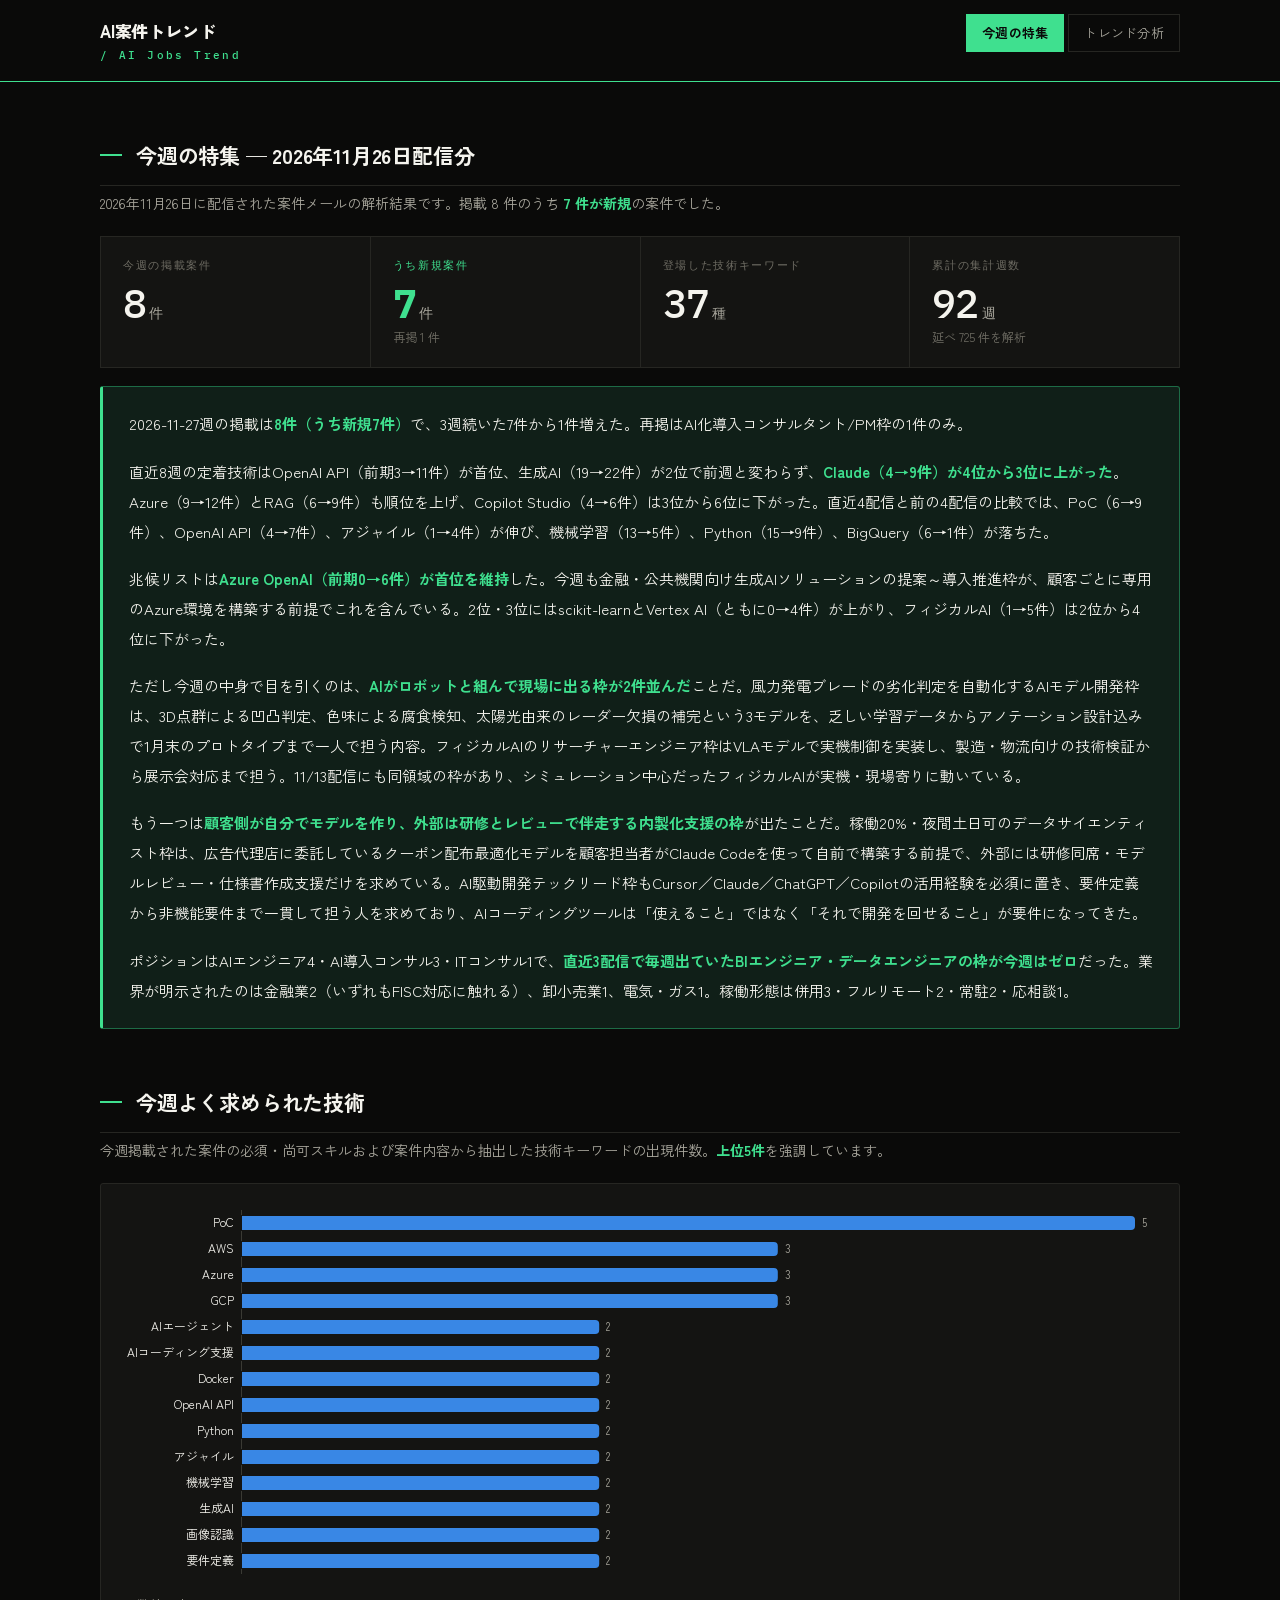
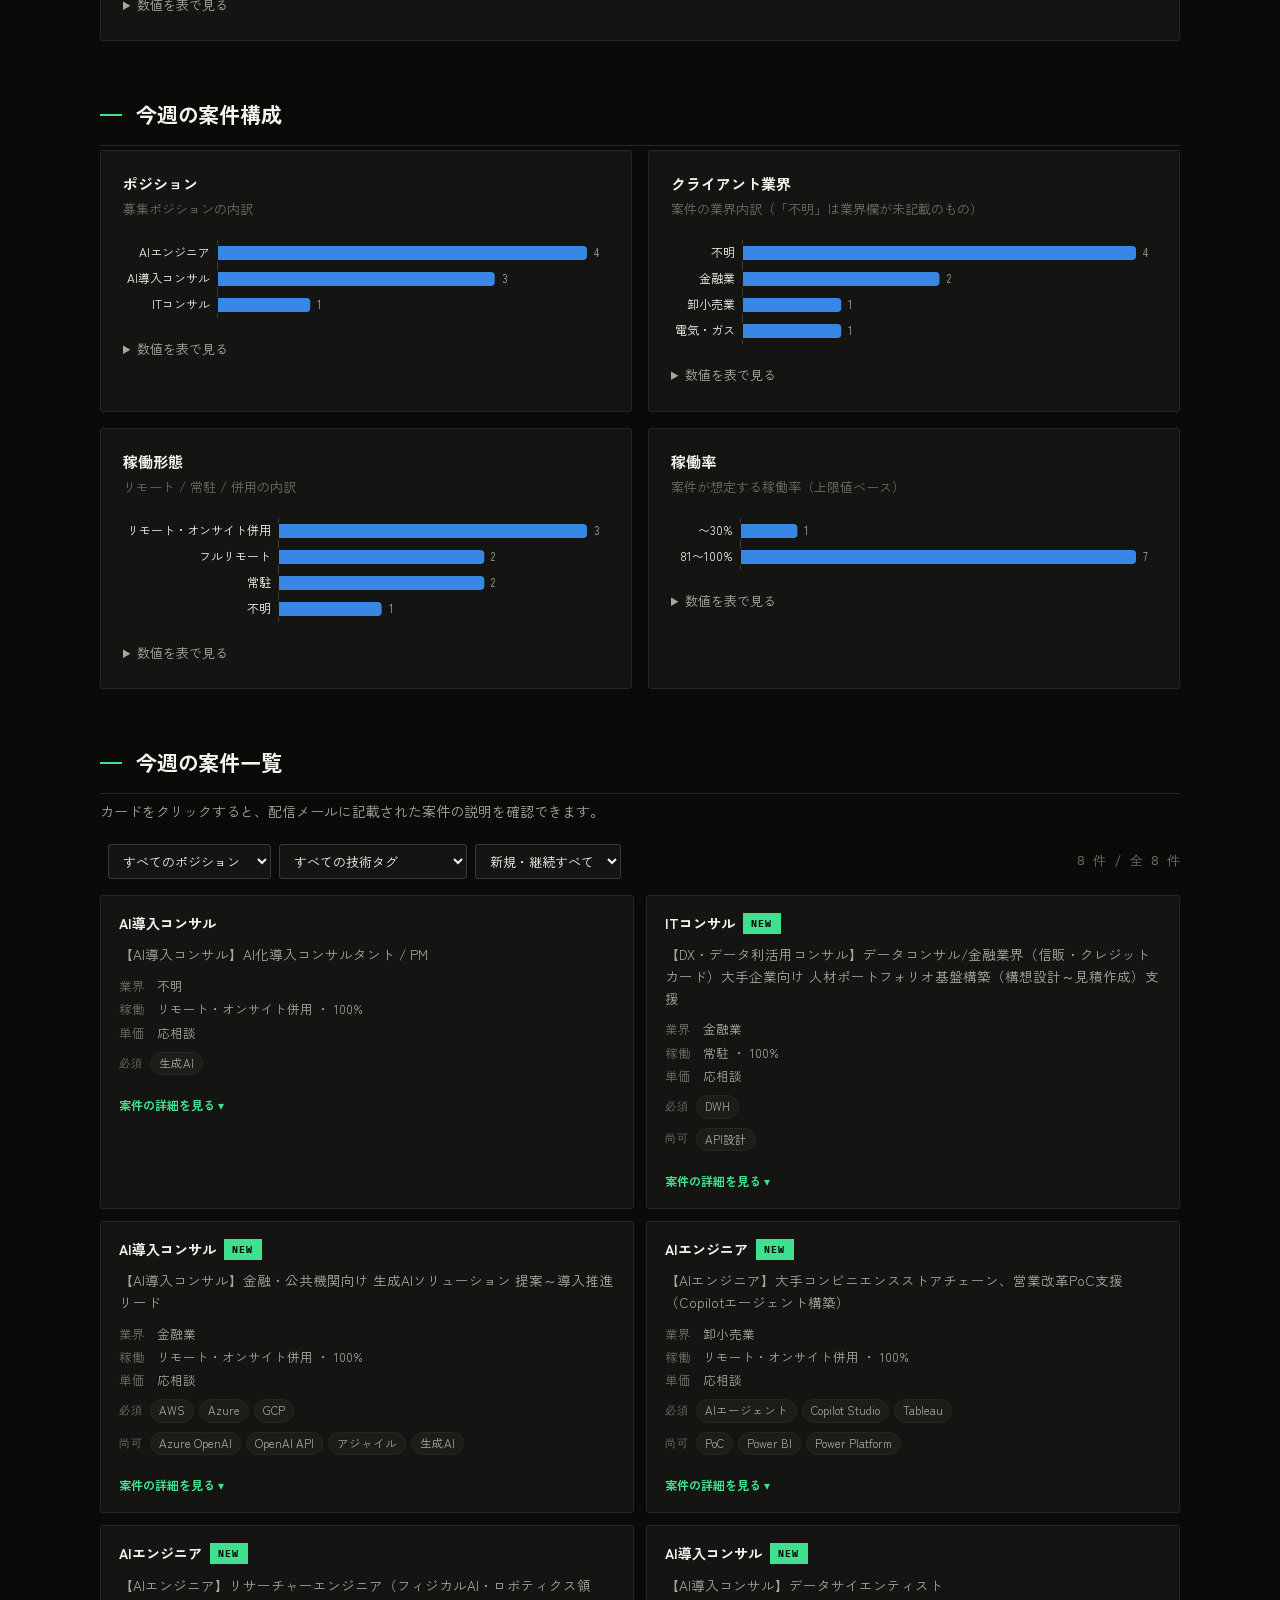
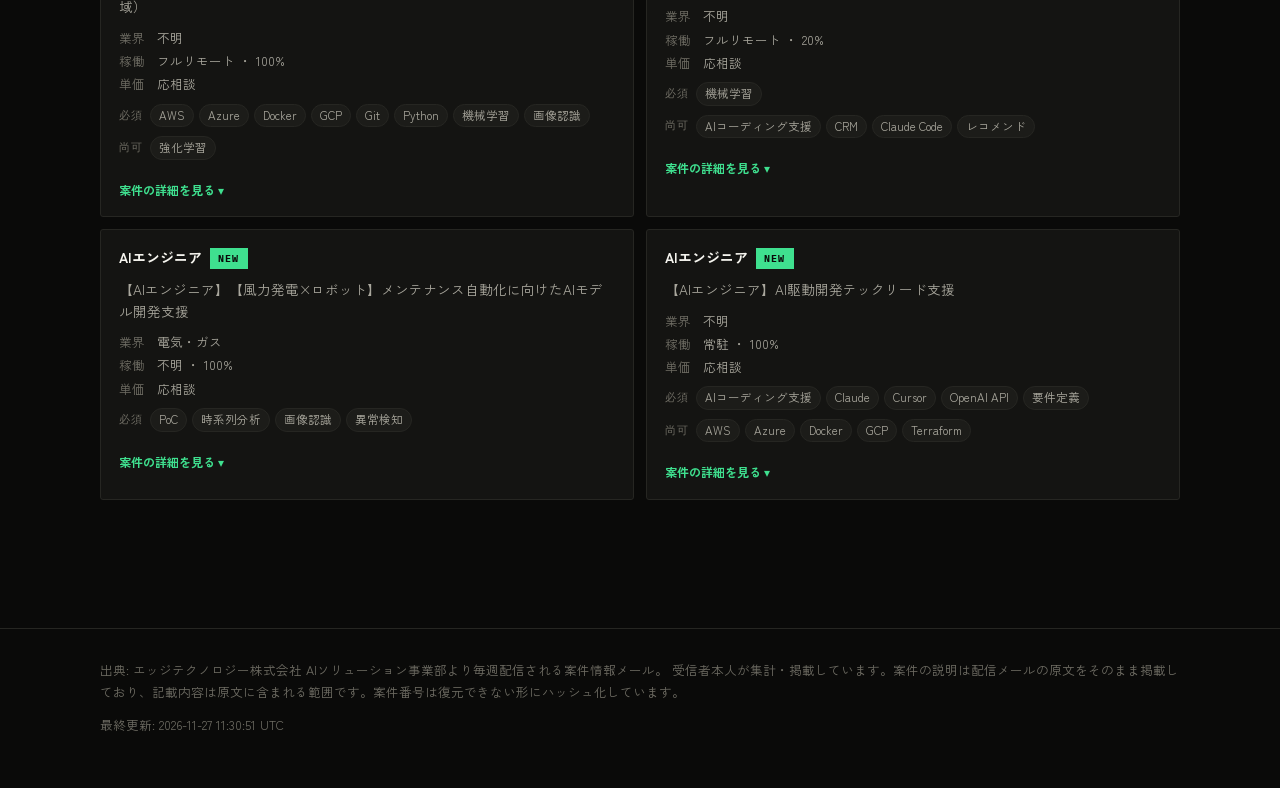
<file: docs/index.html>
<!doctype html>
<html lang="ja" prefix="og: https://ogp.me/ns#">
<head>
<meta charset="utf-8">
<meta name="viewport" content="width=device-width, initial-scale=1">
<title>今週の特集 | AI案件トレンド</title>
<meta name="description" content="毎週届くAI・データ領域のフリーランス案件メールを解析し、今週求められている技術をまとめた特集ページ。">
<link rel="preconnect" href="https://fonts.googleapis.com">
<link rel="preconnect" href="https://fonts.gstatic.com" crossorigin>
<link rel="stylesheet" href="https://fonts.googleapis.com/css2?family=Zen+Kaku+Gothic+New:wght@400;500;700;900&family=IBM+Plex+Mono:wght@400;500;600&display=swap">
<link rel="stylesheet" href="./style.css">
<link rel="icon" href="data:image/svg+xml,<svg xmlns='http://www.w3.org/2000/svg' viewBox='0 0 100 100'><text y='.9em' font-size='90'>📊</text></svg>">
</head>
<body>
<header class="site">
  <div class="wrap">
    <p class="brand">AI案件トレンド <span>/ AI Jobs Trend</span></p>
    <nav class="tabs" aria-label="ページ">
      <a href="./" aria-current="page">今週の特集</a>
      <a href="./trends.html">トレンド分析</a>
    </nav>
  </div>
</header>

<main class="wrap">
  <h2 class="section" id="hd-week">今週の特集</h2>
  <p class="lede" id="lede">読み込み中…</p>

  <div class="tiles" id="tiles"></div>
  <div class="commentary" id="commentary"></div>

  <h2 class="section">今週よく求められた技術</h2>
  <p class="lede">今週掲載された案件の必須・尚可スキルおよび案件内容から抽出した技術キーワードの出現件数。<strong>上位5件</strong>を強調しています。</p>
  <div class="card"><div id="c-tech"></div></div>

  <h2 class="section">今週の案件構成</h2>
  <div class="grid2">
    <div class="card">
      <h3>ポジション</h3>
      <p class="note">募集ポジションの内訳</p>
      <div id="c-pos"></div>
    </div>
    <div class="card">
      <h3>クライアント業界</h3>
      <p class="note">案件の業界内訳（「不明」は業界欄が未記載のもの）</p>
      <div id="c-ind"></div>
    </div>
  </div>
  <div class="grid2" style="margin-top:16px">
    <div class="card">
      <h3>稼働形態</h3>
      <p class="note">リモート / 常駐 / 併用の内訳</p>
      <div id="c-ws"></div>
    </div>
    <div class="card">
      <h3>稼働率</h3>
      <p class="note">案件が想定する稼働率（上限値ベース）</p>
      <div id="c-ratio"></div>
    </div>
  </div>

  <h2 class="section">今週の案件一覧</h2>
  <p class="lede">カードをクリックすると、配信メールに記載された案件の説明を確認できます。</p>
  <div class="filters">
    <label class="sr" for="f-pos"></label>
    <select id="f-pos" aria-label="ポジションで絞り込み"><option value="">すべてのポジション</option></select>
    <select id="f-tech" aria-label="技術タグで絞り込み"><option value="">すべての技術タグ</option></select>
    <select id="f-new" aria-label="新規で絞り込み">
      <option value="">新規・継続すべて</option>
      <option value="new">今週の新規のみ</option>
    </select>
    <span class="count" id="f-count"></span>
  </div>
  <div class="plist" id="plist"></div>
</main>

<footer class="site"><div class="wrap">
  <p id="foot">出典: エッジテクノロジー株式会社 AIソリューション事業部より毎週配信される案件情報メール。
  受信者本人が集計・掲載しています。案件の説明は配信メールの原文をそのまま掲載しており、記載内容は原文に含まれる範囲です。案件番号は復元できない形にハッシュ化しています。</p>
</div></footer>

<script type="module">
import { hbar, esc } from './charts.js';

const $ = s => document.querySelector(s);

// 配信メールは改行が潰れて1行で届く。箇条書きと見出しの記号から構造を戻す。
// 「・」は箇条書きにも中黒の区切り（企画・設計・構築）にも使われるため、
// 直前が空白のものだけを箇条書きとして扱う。
const SECTION = /^(現状|課題|理想像|期待する役割|求める人物像|募集背景|前提条件|背景)$/;
const richText = raw => {
  if (!raw) return '';
  const t = String(raw).trim()
    .replace(/\s+(?=[【■◆＜])/g, '\n\n')
    .replace(/\s+(現状|課題|理想像|期待する役割|求める人物像|募集背景)\s+(?=[・●〇])/g, '\n\n$1\n')
    .replace(/\s+(?=[・●〇])/g, '\n');
  const lines = t.split('\n').map(x => x.trim()).filter(Boolean);
  let out = '', buf = [];
  const flush = () => {
    if (!buf.length) return;
    out += '<ul>' + buf.map(x => `<li>${esc(x)}</li>`).join('') + '</ul>';
    buf = [];
  };
  for (const ln of lines) {
    if (/^[・●〇]/.test(ln)) { buf.push(ln.replace(/^[・●〇]\s*/, '')); continue; }
    flush();
    out += (/^[【■◆＜]/.test(ln) || SECTION.test(ln))
      ? `<h5>${esc(ln)}</h5>` : `<p>${esc(ln)}</p>`;
  }
  flush();
  return out;
};
const fail = msg => {
  document.querySelector('main').insertAdjacentHTML('afterbegin',
    `<div class="err"><b>データを読み込めませんでした。</b><br>${esc(msg)}</div>`);
};

function tile(k, v, u, sub, key) {
  return `<div class="tile${key ? ' is-key' : ''}"><div class="k">${esc(k)}</div>` +
    `<div class="v">${esc(v)}${u ? `<span class="u">${esc(u)}</span>` : ''}</div>` +
    (sub ? `<div class="sub">${esc(sub)}</div>` : '') + '</div>';
}
const count = (arr, fn) => {
  const m = new Map();
  for (const x of arr) for (const k of [].concat(fn(x))) {
    if (k == null || k === '') continue;
    m.set(k, (m.get(k) || 0) + 1);
  }
  return [...m].sort((a, b) => b[1] - a[1] || String(a[0]).localeCompare(b[0]))
    .map(([name, value]) => ({ name, value }));
};
const ratioBand = p => p == null ? '不明'
  : p <= 30 ? '〜30%' : p <= 50 ? '31〜50%' : p <= 80 ? '51〜80%' : '81〜100%';
const RATIO_ORDER = ['〜30%', '31〜50%', '51〜80%', '81〜100%', '不明'];

(async () => {
  let meta, summary, week;
  try {
    [meta, summary] = await Promise.all([
      fetch('./data/meta.json', { cache: 'no-cache' }).then(r => r.json()),
      fetch('./data/summary.json', { cache: 'no-cache' }).then(r => r.json()),
    ]);
    week = await fetch(`./data/weeks/${summary.latest_week}.json`, { cache: 'no-cache' }).then(r => r.json());
  } catch (e) {
    fail('data/*.json の取得に失敗しました。ローカルで開いている場合は http サーバー経由で開いてください。（' + e.message + '）');
    return;
  }

  const ps = week.projects;
  const catOf = Object.fromEntries(summary.top_techs.map(t => [t.name, t.category]));
  const d = new Date(summary.latest_week + 'T00:00:00+09:00');
  const wk = `${d.getFullYear()}年${d.getMonth() + 1}月${d.getDate()}日`;

  $('#hd-week').textContent = `今週の特集 — ${wk}配信分`;
  $('#lede').innerHTML =
    `${esc(wk)}に配信された案件メールの解析結果です。掲載 ${ps.length} 件のうち ` +
    `<strong>${ps.filter(p => p.is_new).length} 件が新規</strong>の案件でした。`;

  const techCounts = count(ps, p => p.techs);
  $('#tiles').innerHTML =
    tile('今週の掲載案件', ps.length, '件') +
    tile('うち新規案件', ps.filter(p => p.is_new).length, '件',
         `再掲 ${ps.filter(p => !p.is_new).length} 件`, true) +
    tile('登場した技術キーワード', techCounts.length, '種') +
    tile('累計の集計週数', summary.totals.weeks, '週',
         `延べ ${summary.totals.listings} 件を解析`);

  // 所感は空行で段落を区切り、**…** を強調（太字＋緑）として描画する。
  // 中身は自前のパイプライン由来だが、いったん全部エスケープしてから
  // <p> と <strong> だけを組み立てる。
  if (summary.commentary) {
    $('#commentary').innerHTML = summary.commentary
      .split(/\n\s*\n/)
      .map(par => '<p>' + esc(par.trim())
        .replace(/\*\*([^*]+)\*\*/g, '<strong>$1</strong>') + '</p>')
      .join('');
  }

  hbar($('#c-tech'), {
    data: techCounts.map(t => ({ ...t, cat: catOf[t.name] })),
    limit: 14, nameLabel: '技術', valueLabel: '件数',
    aria: '今週よく求められた技術の件数',
  });
  hbar($('#c-pos'), { data: count(ps, p => p.position), limit: 12,
    nameLabel: 'ポジション', aria: 'ポジション内訳' });
  hbar($('#c-ind'), { data: count(ps, p => p.industry), limit: 12,
    nameLabel: '業界', aria: '業界内訳' });
  hbar($('#c-ws'), { data: count(ps, p => p.workstyle), limit: 8,
    nameLabel: '稼働形態', aria: '稼働形態内訳' });
  hbar($('#c-ratio'), {
    data: count(ps, p => ratioBand(p.ratio_max))
      .sort((a, b) => RATIO_ORDER.indexOf(a.name) - RATIO_ORDER.indexOf(b.name)),
    nameLabel: '稼働率', aria: '稼働率内訳' });

  // ---- 案件カード ----
  const fPos = $('#f-pos'), fTech = $('#f-tech'), fNew = $('#f-new');
  for (const p of count(ps, x => x.position))
    fPos.insertAdjacentHTML('beforeend',
      `<option value="${esc(p.name)}">${esc(p.name)}（${p.value}）</option>`);
  for (const t of techCounts)
    fTech.insertAdjacentHTML('beforeend',
      `<option value="${esc(t.name)}">${esc(t.name)}（${t.value}）</option>`);

  const rate = p => p.rate_min == null ? '応相談'
    : p.rate_min === p.rate_max ? `${p.rate_min}万円` : `${p.rate_min}〜${p.rate_max}万円`;
  const ratio = p => p.ratio_min == null ? '記載なし'
    : p.ratio_min === p.ratio_max ? `${p.ratio_max}%` : `${p.ratio_min}〜${p.ratio_max}%`;

  const render = () => {
    const sel = { pos: fPos.value, tech: fTech.value, nw: fNew.value };
    const list = ps.filter(p =>
      (!sel.pos || p.position === sel.pos) &&
      (!sel.tech || p.techs.includes(sel.tech)) &&
      (!sel.nw || p.is_new));
    $('#f-count').textContent = `${list.length} 件 / 全 ${ps.length} 件`;
    // 値が入っている項目だけを行にする（「-」「要確認」は原文の未記載なので出さない）
    const row = (k, v) => (!v || v === '-' || v === '要確認')
      ? '' : `<dt>${esc(k)}</dt><dd>${esc(v)}</dd>`;
    const para = (title, body) => !body ? '' :
      `<h4>${esc(title)}</h4><div class="ptext">${richText(body)}</div>`;
    const tagline = (label, arr) => !arr || !arr.length ? '' :
      `<div class="tagrow"><span class="taglabel">${esc(label)}</span>` +
      arr.map(t => `<span class="tag${sel.tech && t === sel.tech ? ' hit' : ''}">${esc(t)}</span>`).join('') +
      '</div>';

    $('#plist').innerHTML = list.map(p => `
      <article class="pcard">
        <div class="phead">
          <div class="top"><span class="pos">${esc(p.position)}</span>
          ${p.is_new ? '<span class="new">NEW</span>' : ''}</div>
          ${p.title ? `<p class="ptitle">${esc(p.title)}</p>` : ''}
          <dl>
            <dt>業界</dt><dd>${esc(p.industry)}</dd>
            <dt>稼働</dt><dd>${esc(p.workstyle)} ・ ${esc(ratio(p))}</dd>
            <dt>単価</dt><dd>${esc(rate(p))}</dd>
          </dl>
          ${tagline('必須', p.techs_req)}
          ${tagline('尚可', p.techs_opt)}
          ${(!(p.techs_req || []).length && !(p.techs_opt || []).length)
            ? tagline('技術', p.techs) : ''}
        </div>
        <details>
          <summary><span class="more">案件の詳細を見る</span></summary>
          <div class="pdetail">
            <dl class="pfacts">
              ${row('契約開始', p.start)}
              ${row('契約形態', p.contract)}
              ${row('精算時間', p.settle)}
              ${row('作業場所', p.location)}
              ${row('貸与PC', p.pc)}
              ${row('募集人数', p.headcount)}
              ${row('商談回数', p.rounds)}
            </dl>
            ${para('案件内容', p.detail)}
            ${para('必須スキル', p.req_text)}
            ${para('尚可スキル', p.opt_text)}
            ${para('補足事項', p.note_text)}
          </div>
        </details>
      </article>`).join('') ||
      '<p class="note">条件に合う案件がありません。</p>';

    // カードのどこをクリックしても開閉できるようにする。
    // summary 自体のクリックはブラウザが処理するので二重に反応させない。
    $('#plist').querySelectorAll('.pcard').forEach(card => {
      const d = card.querySelector('details');
      if (!d) return;
      card.addEventListener('click', e => {
        if (e.target.closest('summary') || e.target.closest('a')) return;
        if (window.getSelection && String(window.getSelection())) return;
        d.open = !d.open;
      });
    });
  };
  [fPos, fTech, fNew].forEach(s => s.addEventListener('change', render));
  render();

  $('#foot').insertAdjacentHTML('afterend',
    `<p>最終更新: ${esc(meta.generated_at.replace('T', ' ').replace('Z', ' UTC'))}</p>`);
})();
</script>
</body>
</html>
</file>
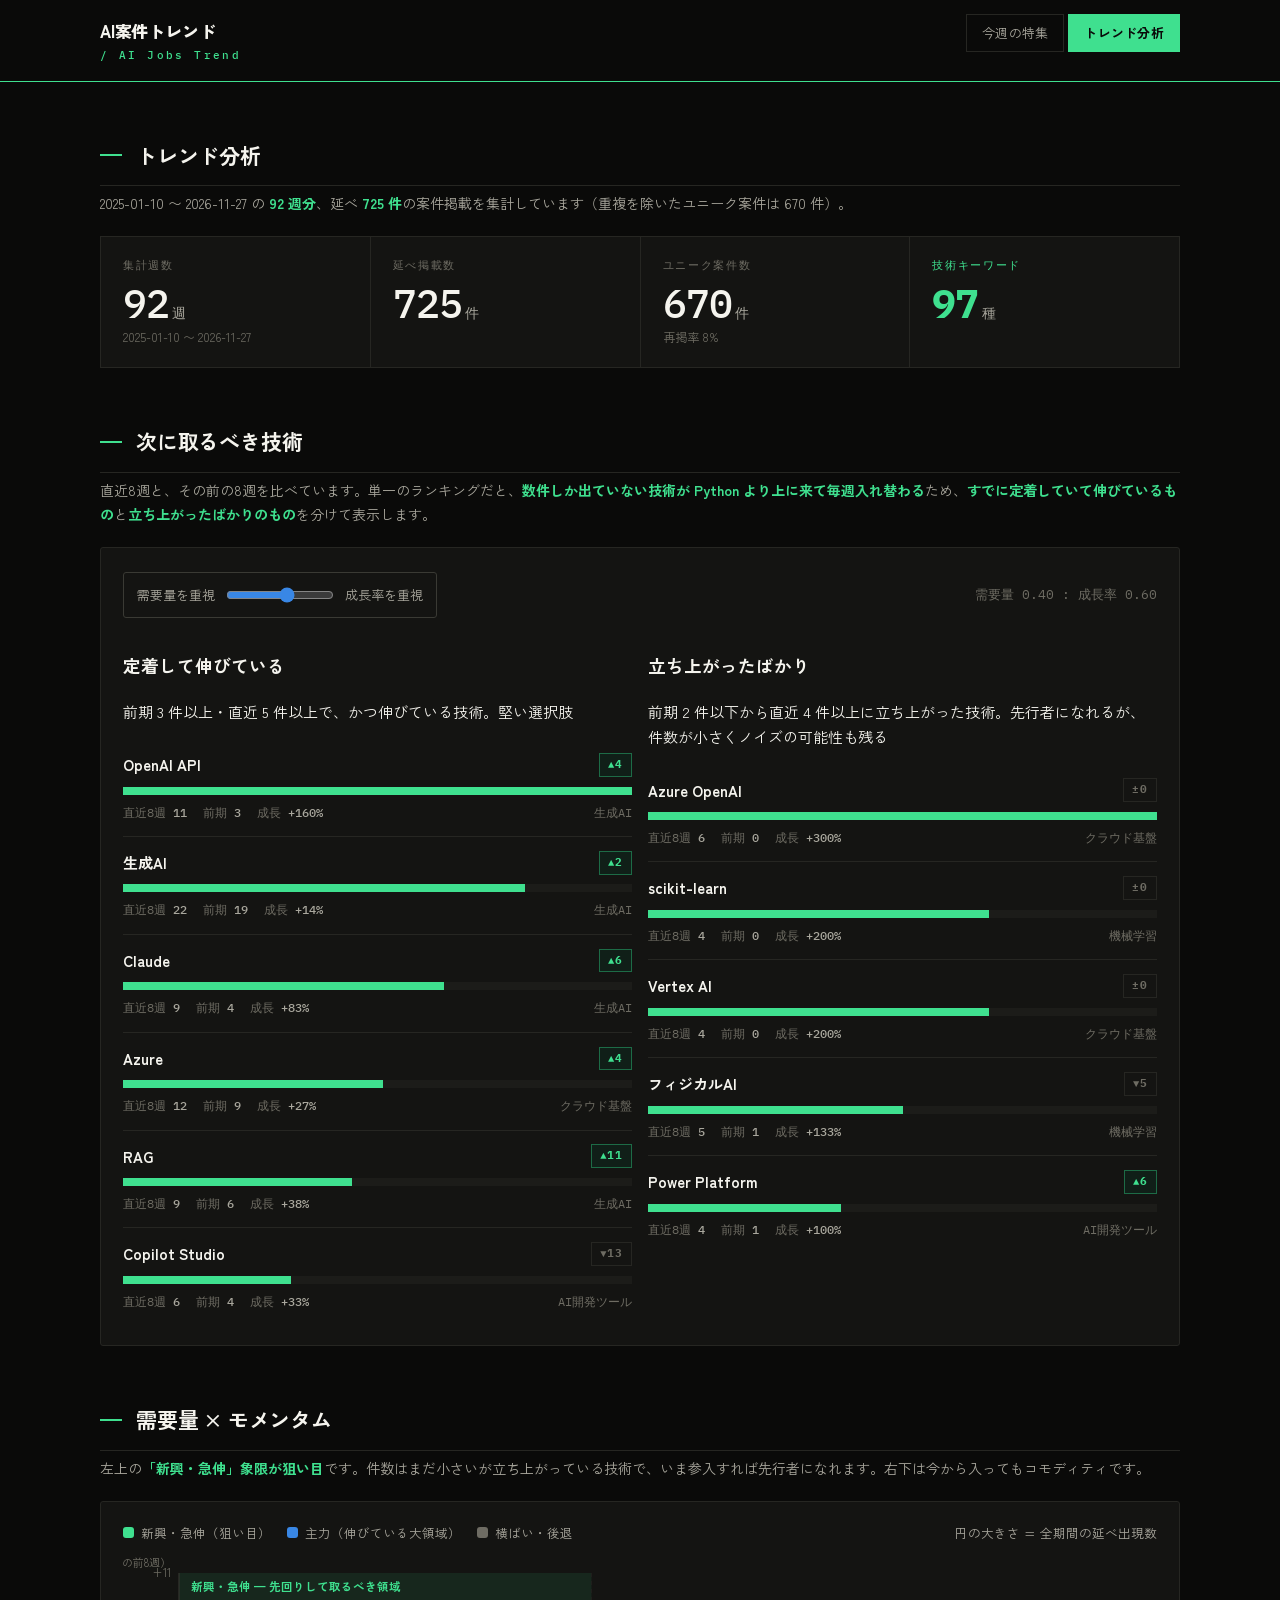
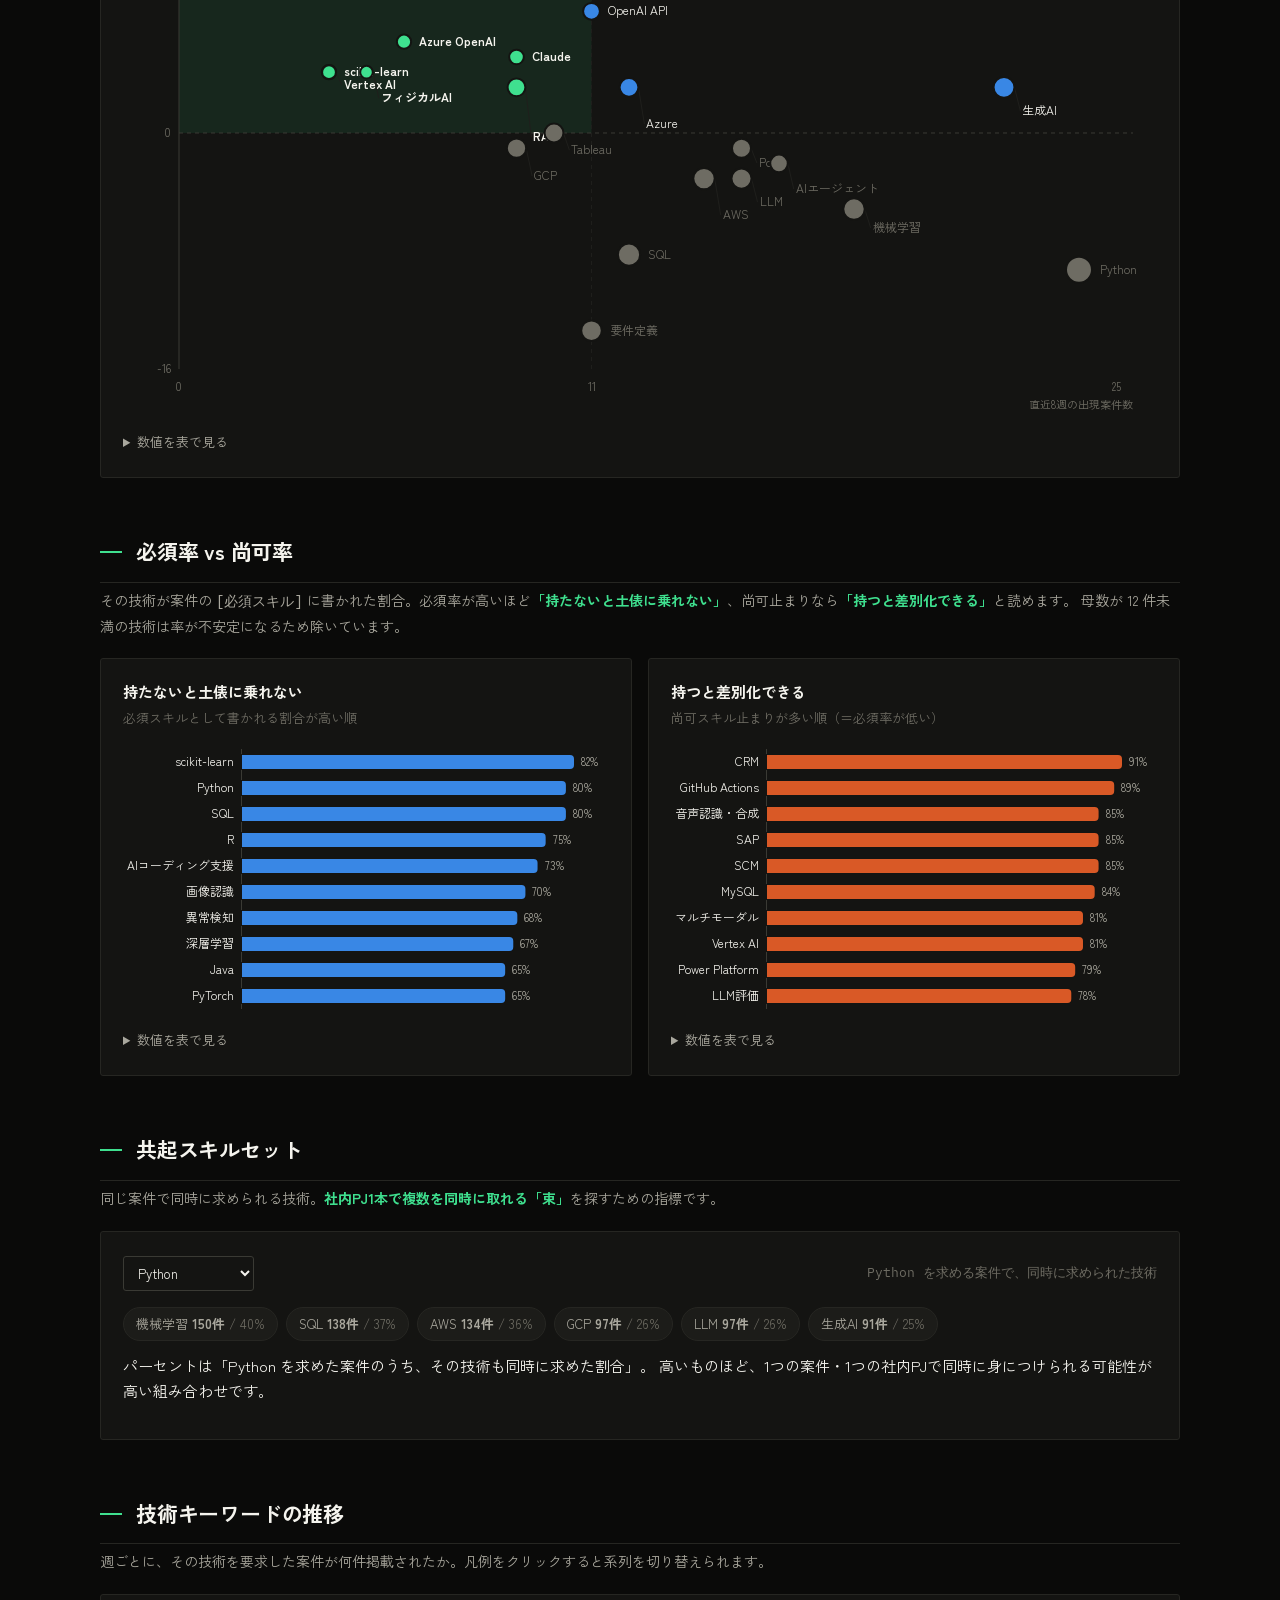
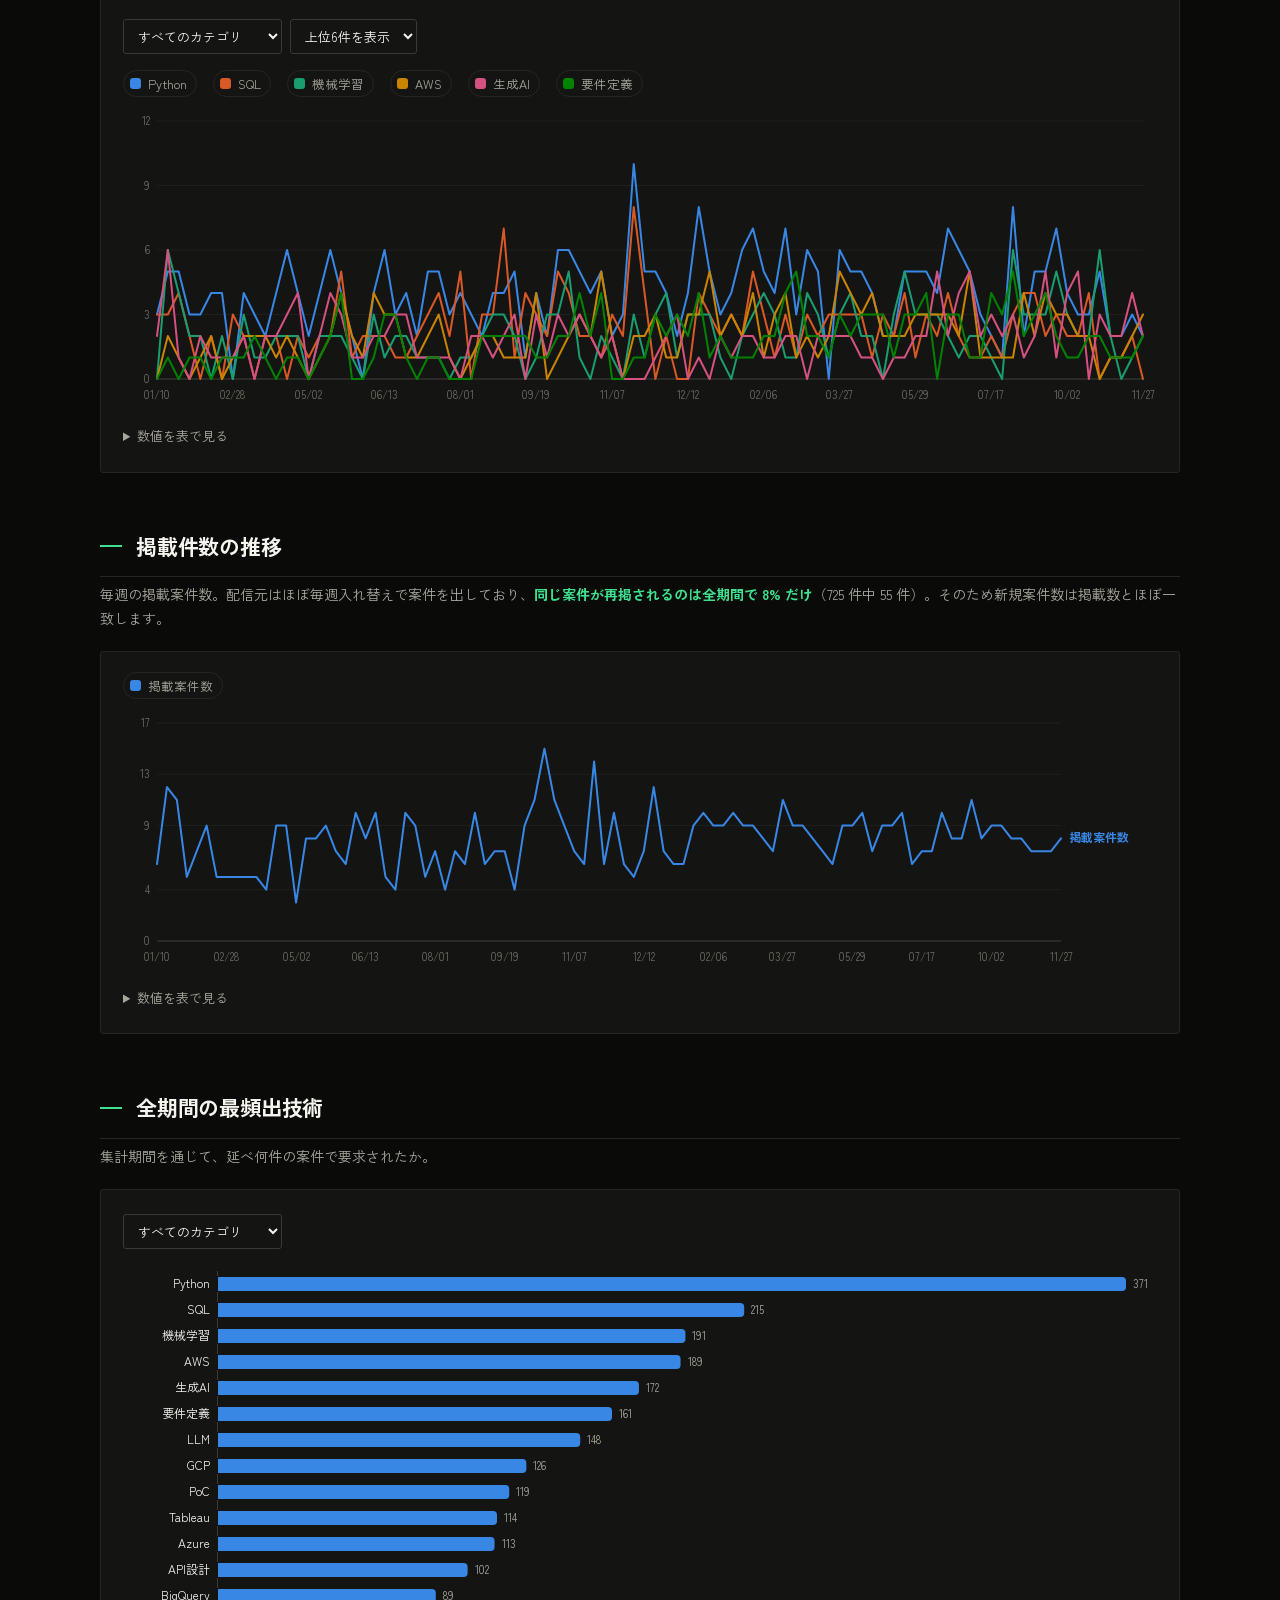
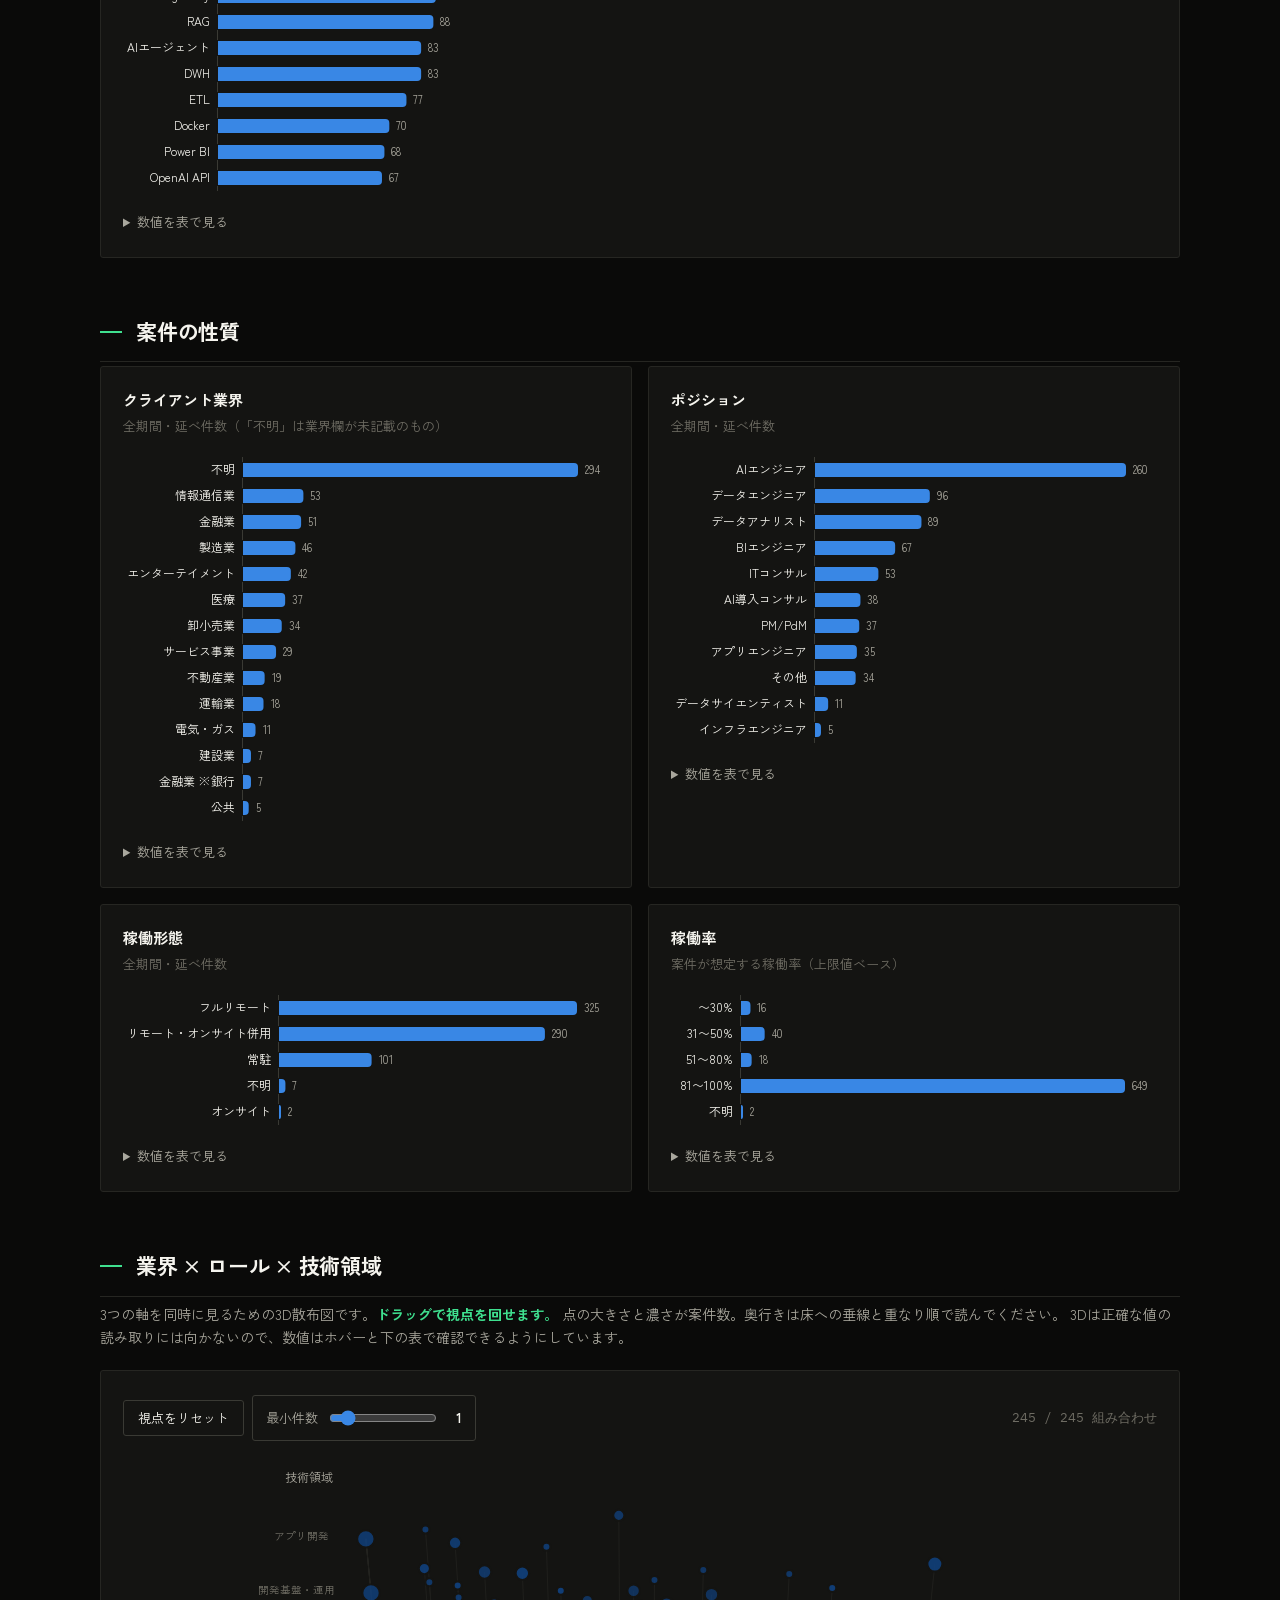
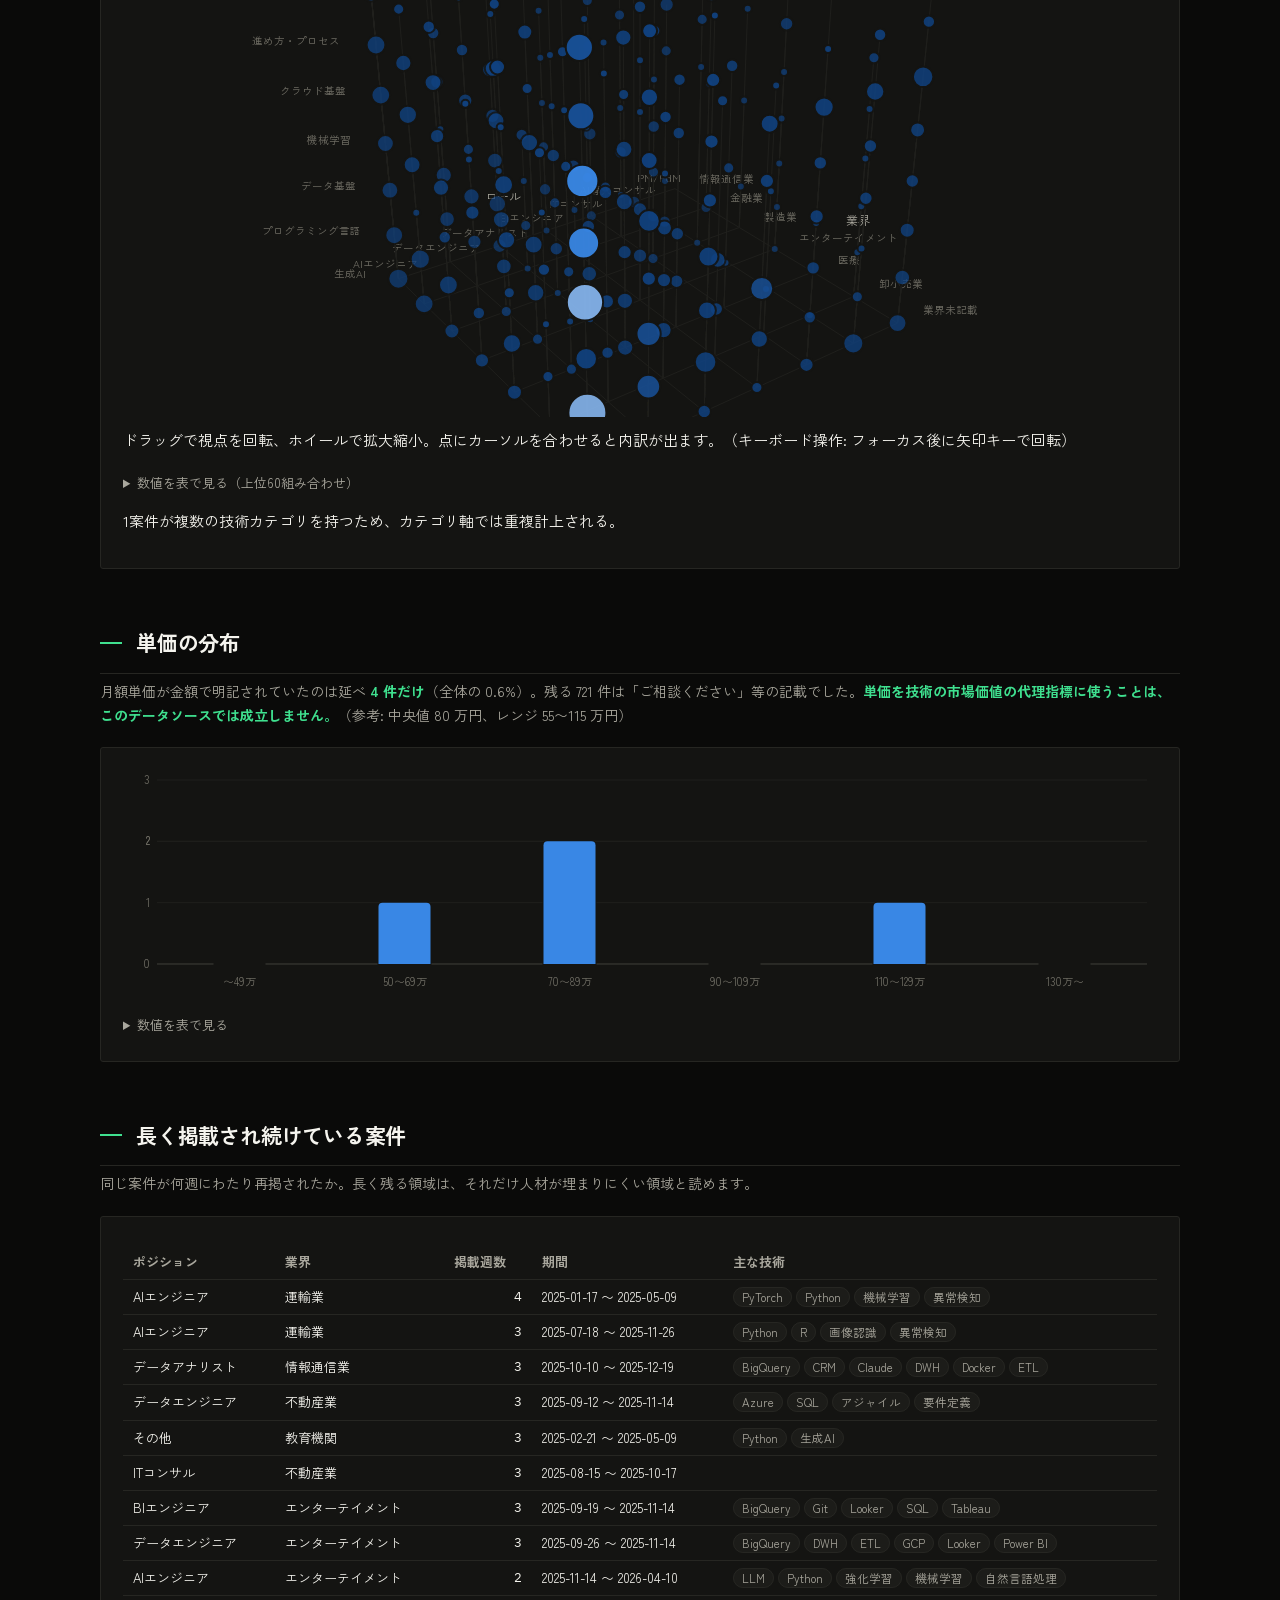
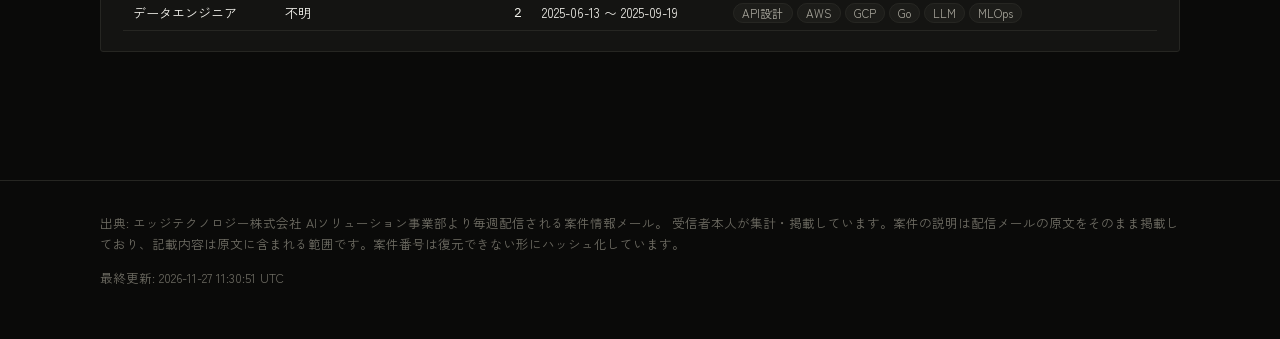
<file: docs/trends.html>
<!doctype html>
<html lang="ja">
<head>
<meta charset="utf-8">
<meta name="viewport" content="width=device-width, initial-scale=1">
<title>トレンド分析 | AI案件トレンド</title>
<meta name="description" content="AI・データ領域のフリーランス案件を長期時系列で集計し、求められる技術・業界・ポジション・単価の推移を可視化。">
<link rel="preconnect" href="https://fonts.googleapis.com">
<link rel="preconnect" href="https://fonts.gstatic.com" crossorigin>
<link rel="stylesheet" href="https://fonts.googleapis.com/css2?family=Zen+Kaku+Gothic+New:wght@400;500;700;900&family=IBM+Plex+Mono:wght@400;500;600&display=swap">
<link rel="stylesheet" href="./style.css">
<link rel="icon" href="data:image/svg+xml,<svg xmlns='http://www.w3.org/2000/svg' viewBox='0 0 100 100'><text y='.9em' font-size='90'>📊</text></svg>">
</head>
<body>
<header class="site">
  <div class="wrap">
    <p class="brand">AI案件トレンド <span>/ AI Jobs Trend</span></p>
    <nav class="tabs" aria-label="ページ">
      <a href="./">今週の特集</a>
      <a href="./trends.html" aria-current="page">トレンド分析</a>
    </nav>
  </div>
</header>

<main class="wrap">
  <h2 class="section">トレンド分析</h2>
  <p class="lede" id="lede">読み込み中…</p>
  <div class="tiles" id="tiles"></div>

  <h2 class="section">次に取るべき技術</h2>
  <p class="lede" id="lede-rank"></p>
  <div class="card">
    <div class="filters">
      <label class="lbl3d">需要量を重視
        <input id="w-mix" type="range" min="0" max="100" value="60">
        成長率を重視</label>
      <span class="count" id="w-note"></span>
    </div>
    <div class="grid2" style="margin-top:4px">
      <div>
        <h3>定着して伸びている</h3>
        <p class="note" id="note-est"></p>
        <div id="c-est"></div>
      </div>
      <div>
        <h3>立ち上がったばかり</h3>
        <p class="note" id="note-eme"></p>
        <div id="c-eme"></div>
      </div>
    </div>
  </div>

  <h2 class="section">需要量 × モメンタム</h2>
  <p class="lede" id="lede-quad">左上の<strong>「新興・急伸」象限が狙い目</strong>です。件数はまだ小さいが立ち上がっている技術で、いま参入すれば先行者になれます。右下は今から入ってもコモディティです。</p>
  <div class="card"><div id="c-quad"></div></div>

  <h2 class="section">必須率 vs 尚可率</h2>
  <p class="lede" id="lede-must">その技術が案件の <code>[必須スキル]</code> に書かれた割合。必須率が高いほど<strong>「持たないと土俵に乗れない」</strong>、尚可止まりなら<strong>「持つと差別化できる」</strong>と読めます。</p>
  <div class="grid2">
    <div class="card">
      <h3>持たないと土俵に乗れない</h3>
      <p class="note">必須スキルとして書かれる割合が高い順</p>
      <div id="c-must"></div>
    </div>
    <div class="card">
      <h3>持つと差別化できる</h3>
      <p class="note">尚可スキル止まりが多い順（＝必須率が低い）</p>
      <div id="c-opt"></div>
    </div>
  </div>

  <h2 class="section">共起スキルセット</h2>
  <p class="lede">同じ案件で同時に求められる技術。<strong>社内PJ1本で複数を同時に取れる「束」</strong>を探すための指標です。</p>
  <div class="card">
    <div class="filters">
      <select id="f-cooc" aria-label="技術を選ぶ"></select>
      <span class="count" id="cooc-note"></span>
    </div>
    <div id="c-cooc"></div>
  </div>

  <h2 class="section">技術キーワードの推移</h2>
  <p class="lede">週ごとに、その技術を要求した案件が何件掲載されたか。凡例をクリックすると系列を切り替えられます。</p>
  <div class="card">
    <div class="filters">
      <select id="f-cat" aria-label="カテゴリで絞り込み"><option value="">すべてのカテゴリ</option></select>
      <select id="f-top" aria-label="表示する系列数">
        <option value="6">上位6件を表示</option>
        <option value="4">上位4件を表示</option>
        <option value="8">上位8件を表示</option>
      </select>
    </div>
    <div id="c-trend"></div>
  </div>

  <h2 class="section">掲載件数の推移</h2>
  <p class="lede" id="lede-volume"></p>
  <div class="card"><div id="c-volume"></div></div>

  <h2 class="section">全期間の最頻出技術</h2>
  <p class="lede">集計期間を通じて、延べ何件の案件で要求されたか。</p>
  <div class="card">
    <div class="filters">
      <select id="f-cat2" aria-label="カテゴリで絞り込み"><option value="">すべてのカテゴリ</option></select>
    </div>
    <div id="c-tech"></div>
  </div>

  <h2 class="section">案件の性質</h2>
  <div class="grid2">
    <div class="card">
      <h3>クライアント業界</h3>
      <p class="note">全期間・延べ件数（「不明」は業界欄が未記載のもの）</p>
      <div id="c-ind"></div>
    </div>
    <div class="card">
      <h3>ポジション</h3>
      <p class="note">全期間・延べ件数</p>
      <div id="c-pos"></div>
    </div>
  </div>
  <div class="grid2" style="margin-top:16px">
    <div class="card">
      <h3>稼働形態</h3>
      <p class="note">全期間・延べ件数</p>
      <div id="c-ws"></div>
    </div>
    <div class="card">
      <h3>稼働率</h3>
      <p class="note">案件が想定する稼働率（上限値ベース）</p>
      <div id="c-ratio"></div>
    </div>
  </div>

  <h2 class="section">業界 × ロール × 技術領域</h2>
  <p class="lede">3つの軸を同時に見るための3D散布図です。<strong>ドラッグで視点を回せます。</strong>
  点の大きさと濃さが案件数。奥行きは床への垂線と重なり順で読んでください。
  3Dは正確な値の読み取りには向かないので、数値はホバーと下の表で確認できるようにしています。</p>
  <div class="card"><div id="c-cube"></div></div>

  <h2 class="section">単価の分布</h2>
  <p class="lede" id="lede-rate"></p>
  <div class="card"><div id="c-rate"></div></div>

  <h2 class="section">長く掲載され続けている案件</h2>
  <p class="lede">同じ案件が何週にわたり再掲されたか。長く残る領域は、それだけ人材が埋まりにくい領域と読めます。</p>
  <div class="card"><div id="t-long"></div></div>
</main>

<footer class="site"><div class="wrap">
  <p>出典: エッジテクノロジー株式会社 AIソリューション事業部より毎週配信される案件情報メール。
  受信者本人が集計・掲載しています。案件の説明は配信メールの原文をそのまま掲載しており、記載内容は原文に含まれる範囲です。案件番号は復元できない形にハッシュ化しています。</p>
  <p id="updated"></p>
</div></footer>

<script type="module">
import { hbar, multiline, vbar, scatter3d, quadrant, esc } from './charts.js';

const $ = s => document.querySelector(s);
const tile = (k, v, u, sub, key) =>
  `<div class="tile${key ? ' is-key' : ''}"><div class="k">${esc(k)}</div>` +
  `<div class="v">${esc(v)}${u ? `<span class="u">${esc(u)}</span>` : ''}</div>` +
  (sub ? `<div class="sub">${esc(sub)}</div>` : '') + '</div>';
const mdLabel = w => w.slice(5).replace('-', '/');

(async () => {
  let meta, summary, trends, cube, strat;
  try {
    [meta, summary, trends, cube, strat] = await Promise.all([
      fetch('./data/meta.json', { cache: 'no-cache' }).then(r => r.json()),
      fetch('./data/summary.json', { cache: 'no-cache' }).then(r => r.json()),
      fetch('./data/trends.json', { cache: 'no-cache' }).then(r => r.json()),
      fetch('./data/cube.json', { cache: 'no-cache' }).then(r => r.json()),
      fetch('./data/strategy.json', { cache: 'no-cache' }).then(r => r.json()),
    ]);
  } catch (e) {
    document.querySelector('main').insertAdjacentHTML('afterbegin',
      `<div class="err"><b>データを読み込めませんでした。</b><br>${esc(e.message)}</div>`);
    return;
  }

  const first = trends.weeks[0], last = trends.weeks[trends.weeks.length - 1];
  $('#lede').innerHTML =
    `${esc(first)} 〜 ${esc(last)} の <strong>${trends.weeks.length} 週分</strong>、` +
    `延べ <strong>${summary.totals.listings} 件</strong>の案件掲載を集計しています` +
    `（重複を除いたユニーク案件は ${summary.totals.unique_projects} 件）。`;
  $('#tiles').innerHTML =
    tile('集計週数', trends.weeks.length, '週', `${first} 〜 ${last}`) +
    tile('延べ掲載数', summary.totals.listings, '件') +
    tile('ユニーク案件数', summary.totals.unique_projects, '件',
         `再掲率 ${Math.round((1 - summary.totals.unique_projects / summary.totals.listings) * 100)}%`) +
    tile('技術キーワード', trends.series.length, '種', '', true);

  // ---- 次に取るべき技術（定着 / 兆候 の2リスト、先週比つき） ----
  const mom = strat.momentum;
  const wMix = $('#w-mix');
  const TH = strat.thresholds;
  $('#lede-rank').innerHTML =
    `直近${strat.window}週と、その前の${strat.window}週を比べています。` +
    `単一のランキングだと、<strong>数件しか出ていない技術が Python より上に来て毎週入れ替わる</strong>ため、` +
    `<strong>すでに定着していて伸びているもの</strong>と<strong>立ち上がったばかりのもの</strong>を分けて表示します。`;
  $('#note-est').textContent =
    `前期 ${TH.established.prev_min} 件以上・直近 ${TH.established.recent_min} 件以上で、` +
    `かつ伸びている技術。堅い選択肢`;
  $('#note-eme').textContent =
    `前期 ${TH.emerging.prev_max} 件以下から直近 ${TH.emerging.recent_min} 件以上に立ち上がった技術。` +
    `先行者になれるが、件数が小さくノイズの可能性も残る`;

  // 先週の順位も画面側で算出する。サーバ側で確定させると
  // 重みスライダーを動かしたときに食い違うため。
  const scoreOf = (m, w, suffix) =>
    (1 - w) * (m['nvol' + suffix] ?? 0) + w * (m['ngrowth' + suffix] ?? 0);

  const drawRank = () => {
    const g = +wMix.value / 100;
    $('#w-note').textContent = `需要量 ${(1 - g).toFixed(2)} : 成長率 ${g.toFixed(2)}`;

    const cur = mom.slice().sort((a, b) => scoreOf(b, g, '') - scoreOf(a, g, ''));
    const curRank = new Map(cur.map((m, i) => [m.name, i + 1]));
    const prevRank = new Map(mom.filter(m => m.nvol_prev != null)
      .sort((a, b) => scoreOf(b, g, '_prev') - scoreOf(a, g, '_prev'))
      .map((m, i) => [m.name, i + 1]));

    const render = (host, group) => {
      const rows = cur.filter(m => m.group === group).slice(0, 6);
      const max = rows.length ? scoreOf(rows[0], g, '') : 1;
      host.innerHTML = rows.length ? rows.map(m => {
        const now = curRank.get(m.name), was = prevRank.get(m.name);
        const d = was == null ? null : was - now;
        const badge = d === null
          ? '<span class="rankbadge is-new">NEW</span>'
          : d === 0 ? '<span class="rankbadge is-flat">±0</span>'
          : d > 0 ? `<span class="rankbadge is-up">▲${d}</span>`
          : `<span class="rankbadge is-down">▼${-d}</span>`;
        const pct = Math.round((scoreOf(m, g, '') / max) * 100);
        return `<div class="rankrow">
          <div class="rankrow-head">
            <span class="rankrow-name">${esc(m.name)}</span>${badge}
          </div>
          <div class="rankrow-bar"><i style="width:${pct}%"></i></div>
          <div class="rankrow-meta">
            <span>直近${strat.window}週 <b>${m.recent}</b></span>
            <span>前期 <b>${m.prev}</b></span>
            <span>成長 <b>${m.growth > 0 ? '+' : ''}${Math.round(m.growth * 100)}%</b></span>
            <span class="rankrow-cat">${esc(m.cat)}</span>
          </div>
        </div>`;
      }).join('') : '<p class="note">該当する技術がありません。</p>';
    };
    render($('#c-est'), 'established');
    render($('#c-eme'), 'emerging');
  };
  wMix.addEventListener('input', drawRank);
  drawRank();

  // ---- 需要量 × モメンタム ----
  // 出現数の多い順だけで選ぶと、まさに狙い目の「小さいが急伸している技術」が
  // 候補から漏れて「新興・急伸」象限が空になる。大きい順と伸び順の和集合で拾う。
  const pickBig = mom.slice().sort((a, b) => b.recent - a.recent).slice(0, 14);
  const pickRise = mom.slice()
    .sort((a, b) => (0.4 * b.nvol + 0.6 * b.ngrowth) - (0.4 * a.nvol + 0.6 * a.ngrowth))
    .slice(0, 10);
  const quadPts = [...new Map([...pickBig, ...pickRise].map(m => [m.name, m])).values()];
  quadrant($('#c-quad'), {
    points: quadPts
      .map(m => ({ name: m.name, cat: m.cat, x: m.recent, y: m.delta, size: m.total })),
    xLabel: `直近${strat.window}週の出現案件数`,
    yLabel: `増減（直近${strat.window}週 − その前${strat.window}週）`,
    height: 460,
    aria: '需要量とモメンタムの2軸マップ',
  });

  // ---- 必須率 ----
  $('#lede-must').insertAdjacentHTML('beforeend',
    ` 母数が ${summary.min_listings} 件未満の技術は率が不安定になるため除いています。`);
  const pctBar = (host, rows, invert) => hbar(host, {
    data: rows.map(r => ({
      name: r.name, value: Math.round((invert ? 1 - r.rate : r.rate) * 100),
      note: `必須 ${r.req} 件 / 延べ ${r.listings} 件`,
    })),
    limit: 10, nameLabel: '技術',
    valueLabel: invert ? '尚可止まりの割合' : '必須で書かれる割合',
    fmt: x => x + '%',
    color: invert ? '--series-2' : '--series-1',
    aria: invert ? '尚可止まりの割合' : '必須で書かれる割合',
  });
  pctBar($('#c-must'), summary.must_rate.slice(0, 10), false);
  pctBar($('#c-opt'), summary.must_rate_low.slice(0, 10), true);

  // ---- 共起 ----
  const fCooc = $('#f-cooc');
  const coocKeys = Object.keys(strat.cooccurrence);
  for (const k of coocKeys) {
    fCooc.insertAdjacentHTML('beforeend', `<option value="${esc(k)}">${esc(k)}</option>`);
  }
  const drawCooc = () => {
    const k = fCooc.value || coocKeys[0];
    const rows = strat.cooccurrence[k] || [];
    $('#cooc-note').textContent = `${k} を求める案件で、同時に求められた技術`;
    $('#c-cooc').innerHTML = rows.length ? `
      <div class="tags" style="gap:8px">` +
      rows.map(r => `<span class="tag" style="font-size:13px;padding:5px 12px">` +
        `${esc(r.name)} <b style="font-variant-numeric:tabular-nums">${r.n}件</b>` +
        `<span style="color:var(--text-muted)"> / ${Math.round(r.rate * 100)}%</span></span>`).join('') +
      `</div>
      <p class="note" style="margin-top:12px">パーセントは「${esc(k)} を求めた案件のうち、その技術も同時に求めた割合」。
      高いものほど、1つの案件・1つの社内PJで同時に身につけられる可能性が高い組み合わせです。</p>`
      : '<p class="note">共起データがありません。</p>';
  };
  fCooc.addEventListener('change', drawCooc);
  drawCooc();

  // ---- 技術トレンド推移 ----
  const fCat = $('#f-cat'), fTop = $('#f-top');
  for (const c of trends.categories) {
    const o = `<option value="${esc(c)}">${esc(c)}</option>`;
    fCat.insertAdjacentHTML('beforeend', o);
    $('#f-cat2').insertAdjacentHTML('beforeend', o);
  }
  const drawTrend = () => {
    const cat = fCat.value, n = +fTop.value;
    const pick = trends.series.filter(s => !cat || s.category === cat).slice(0, n);
    const host = $('#c-trend');
    host.innerHTML = '';
    if (!pick.length) { host.innerHTML = '<p class="note">該当する技術がありません。</p>'; return; }
    multiline(host, {
      labels: trends.weeks,
      tickFmt: mdLabel,
      xLabel: '週',
      series: pick.map(s => ({ name: s.name, values: s.counts })),
      height: 300,
      aria: '技術キーワードの週次推移',
    });
  };
  fCat.addEventListener('change', drawTrend);
  fTop.addEventListener('change', drawTrend);
  drawTrend();

  // ---- 掲載件数の推移 ----
  // 再掲が8%しかなく「新規案件数」の線は掲載数とほぼ重なるため、1系列にする。
  const repeatRate = 1 - summary.totals.unique_projects / summary.totals.listings;
  $('#lede-volume').innerHTML =
    `毎週の掲載案件数。配信元はほぼ毎週入れ替えで案件を出しており、` +
    `<strong>同じ案件が再掲されるのは全期間で ${Math.round(repeatRate * 100)}% だけ</strong>` +
    `（${summary.totals.listings} 件中 ${summary.totals.listings - summary.totals.unique_projects} 件）。` +
    `そのため新規案件数は掲載数とほぼ一致します。`;
  multiline($('#c-volume'), {
    labels: trends.weeks,
    tickFmt: mdLabel,
    xLabel: '週',
    series: [{ name: '掲載案件数', values: trends.weekly.map(w => w.projects) }],
    height: 260,
    aria: '週ごとの掲載案件数',
  });

  // ---- 全期間の最頻出技術 ----
  const fCat2 = $('#f-cat2');
  const drawTech = () => {
    const cat = fCat2.value;
    const host = $('#c-tech');
    host.innerHTML = '';
    hbar(host, {
      data: trends.series.filter(s => !cat || s.category === cat)
        .map(s => ({ name: s.name, value: s.total, cat: s.category })),
      limit: 20, nameLabel: '技術', valueLabel: '延べ件数',
      aria: '全期間の最頻出技術',
    });
  };
  fCat2.addEventListener('change', drawTech);
  drawTech();

  // ---- 構成 ----
  const asData = a => a.map(x => ({ name: x.name, value: x.count }));
  hbar($('#c-ind'), { data: asData(summary.distributions.industry), limit: 14,
    nameLabel: '業界', valueLabel: '延べ件数', aria: '業界内訳' });
  hbar($('#c-pos'), { data: asData(summary.distributions.position), limit: 14,
    nameLabel: 'ポジション', valueLabel: '延べ件数', aria: 'ポジション内訳' });
  hbar($('#c-ws'), { data: asData(summary.distributions.workstyle), limit: 8,
    nameLabel: '稼働形態', valueLabel: '延べ件数', aria: '稼働形態内訳' });
  hbar($('#c-ratio'), { data: asData(summary.distributions.ratio), limit: 8,
    nameLabel: '稼働率', valueLabel: '延べ件数', aria: '稼働率内訳' });

  // ---- 業界 × ロール × 技術領域（3D） ----
  scatter3d($('#c-cube'), { cube, height: 560,
    aria: '業界・ロール・技術領域の3次元散布図' });
  $('#c-cube').insertAdjacentHTML('beforeend',
    `<p class="note" style="margin-top:10px">${esc(cube.note)}</p>`);

  // ---- 単価 ----
  const r = summary.rate;
  $('#lede-rate').innerHTML = r.reported
    ? `月額単価が金額で明記されていたのは延べ <strong>${r.reported} 件だけ</strong>` +
      `（全体の ${(r.reported / summary.totals.listings * 100).toFixed(1)}%）。` +
      `残る ${r.missing} 件は「ご相談ください」等の記載でした。` +
      `<strong>単価を技術の市場価値の代理指標に使うことは、このデータソースでは成立しません。</strong>` +
      `（参考: 中央値 ${r.median} 万円、レンジ ${r.min}〜${r.max} 万円）`
    : `この期間の案件は<strong>すべて</strong>月額単価が「ご相談ください」等の記載で、金額が明記されたものはありませんでした（${r.missing} 件）。`;
  vbar($('#c-rate'), {
    data: (r.bins || []).map(b => ({ name: b.name, value: b.count })),
    nameLabel: '単価帯', valueLabel: '件数', height: 230,
    empty: '金額が明記された案件がないため、分布は表示できません。',
    aria: '単価帯ごとの案件数',
  });

  // ---- 長期掲載 ----
  const long = summary.longest_running;
  $('#t-long').innerHTML = long.length ? `<table class="data">
    <thead><tr><th>ポジション</th><th>業界</th><th class="num">掲載週数</th>
    <th>期間</th><th>主な技術</th></tr></thead><tbody>` +
    long.map(x => `<tr><td>${esc(x.position)}</td><td>${esc(x.industry)}</td>` +
      `<td class="num">${x.weeks}</td><td>${esc(x.first_week)} 〜 ${esc(x.last_week)}</td>` +
      `<td>${x.techs.map(t => `<span class="tag">${esc(t)}</span>`).join(' ')}</td></tr>`).join('') +
    '</tbody></table>'
    : '<p class="note">複数週にまたがって掲載された案件はまだありません。</p>';

  $('#updated').textContent =
    '最終更新: ' + meta.generated_at.replace('T', ' ').replace('Z', ' UTC');
})();
</script>
</body>
</html>
</file>
<file: docs/style.css>
:root {
  color-scheme: dark;

  /* 地。ほぼ黒だが、わずかに暖色に振って硬さを抜く */
  --surface-0:      #0a0a09;
  --surface-1:      #141412;
  --surface-2:      #1c1c19;
  --border:         #262622;
  --border-strong:  #3a3a34;
  --grid:           #1f1f1c;

  --text-primary:   #f5f4ee;
  --text-secondary: #a9a79d;
  --text-muted:     #6e6c63;

  /* 強調。太字とセットでのみ使う。データ系列には使わない */
  --emph:           #3fe08f;
  --emph-dim:       #1d6b46;
  --emph-wash:      #101f18;

  /* データ系列（検証済みのダーク用ステップ） */
  --series-1: #3987e5;
  --series-2: #d95926;
  --series-3: #199e70;
  --series-4: #c98500;
  --series-5: #d55181;
  --series-6: #008300;
  --series-7: #9085e9;
  --series-8: #e66767;
  --seq-100: #104281;
  --seq-250: #184f95;
  --seq-450: #3987e5;
  --seq-600: #86b6ef;
  --diverge-pos: #3987e5;
  --diverge-neg: #d03b3b;
  --neutral-mid: #383835;
  --good: #0ca30c;
}

* { box-sizing: border-box; }
html { -webkit-text-size-adjust: 100%; }
body {
  margin: 0;
  background: var(--surface-0);
  color: var(--text-primary);
  font-family: "Zen Kaku Gothic New", "Helvetica Neue",
               "Hiragino Kaku Gothic ProN", "Hiragino Sans", Meiryo,
               system-ui, sans-serif;
  font-size: 15px;
  line-height: 1.7;
  -webkit-font-smoothing: antialiased;
}
.mono, .tile .v, table.data td.num, .count {
  font-family: "IBM Plex Mono", ui-monospace, SFMono-Regular, Menlo, monospace;
  font-variant-numeric: tabular-nums;
}

/* 強調は必ず 太字 + 緑。地の文の中で一目で立つようにする */
strong, b.emph, .emph {
  font-weight: 700;
  color: var(--emph);
}
.emph-num {
  font-weight: 700; color: var(--emph);
  font-family: "IBM Plex Mono", ui-monospace, SFMono-Regular, Menlo, monospace;
  font-variant-numeric: tabular-nums;
}

/* ---------- layout ---------- */
.wrap { max-width: 1120px; margin: 0 auto; padding: 0 20px 72px; }

header.site {
  border-bottom: 1px solid var(--emph);
  background: var(--surface-0);
  position: sticky; top: 0; z-index: 20;
}
header.site .wrap {
  padding-top: 14px; padding-bottom: 14px;
  display: flex; align-items: baseline; gap: 20px; flex-wrap: wrap;
}
.brand { font-weight: 900; font-size: 17px; letter-spacing: -.01em; margin: 0; }
.brand span {
  color: var(--emph); font-weight: 500; font-size: 11px;
  letter-spacing: .22em; display: block; margin-bottom: 2px;
  font-family: "IBM Plex Mono", ui-monospace, monospace;
}
nav.tabs { display: flex; gap: 4px; margin-left: auto; }
nav.tabs a {
  color: var(--text-secondary); text-decoration: none;
  padding: 7px 15px; font-size: 13px; letter-spacing: .02em;
  border: 1px solid var(--border);
}
nav.tabs a:hover { background: var(--surface-2); color: var(--text-primary); }
nav.tabs a[aria-current="page"] {
  background: var(--emph); color: var(--surface-0);
  border-color: var(--emph); font-weight: 700;
}

h2.section {
  font-size: 21px; letter-spacing: -.01em;
  color: var(--text-primary); font-weight: 700;
  margin: 56px 0 4px; padding-bottom: 12px;
  border-bottom: 1px solid var(--border);
  display: flex; align-items: baseline; gap: 14px;
}
h2.section::before {
  content: ""; width: 22px; height: 2px; background: var(--emph);
  flex: none; align-self: center;
}
p.lede { color: var(--text-secondary); margin: 6px 0 20px; font-size: 14px; }

/* ---------- cards & tiles ---------- */
.card {
  background: var(--surface-1); border: 1px solid var(--border);
  border-radius: 3px; padding: 20px 22px; margin-top: 16px;
}
.card > h3 {
  margin: 0 0 2px; font-size: 15px; font-weight: 650;
}
.card > p.note { margin: 0 0 14px; font-size: 13px; color: var(--text-muted); }

.grid2 { display: grid; grid-template-columns: 1fr 1fr; gap: 16px; }
.grid2 > .card { margin-top: 0; }
@media (max-width: 780px) { .grid2 { grid-template-columns: 1fr; } }

.tiles {
  display: grid; grid-template-columns: repeat(4, minmax(0, 1fr));
  gap: 1px; margin-top: 20px; background: var(--border);
  border: 1px solid var(--border);
}
@media (max-width: 780px) { .tiles { grid-template-columns: repeat(2, 1fr); } }
.tile { background: var(--surface-1); padding: 20px 22px; }
.tile .k {
  font-size: 10.5px; color: var(--text-muted); letter-spacing: .16em;
  font-family: "IBM Plex Mono", ui-monospace, monospace;
}
.tile .v {
  font-size: 40px; font-weight: 500; line-height: 1.1; margin-top: 6px;
  letter-spacing: -.02em;
}
.tile.is-key .v { color: var(--emph); font-weight: 700; }
.tile.is-key .k { color: var(--emph); }
.tile .u { font-size: 14px; font-weight: 500; color: var(--text-secondary); margin-left: 3px; }
.tile .sub { font-size: 12px; color: var(--text-muted); margin-top: 2px; }

/* ---------- charts ---------- */
.chart-scroll { overflow-x: auto; }
svg.chart { display: block; width: 100%; height: auto; }
svg.chart text { font-family: inherit; }
.axis-label { fill: var(--text-muted); font-size: 11px; }
.tick-line { stroke: var(--grid); stroke-width: 1; }
.axis-line { stroke: var(--border-strong); stroke-width: 1; }
.bar-value { fill: var(--text-secondary); font-size: 11px; font-variant-numeric: tabular-nums; }
.bar-name  { fill: var(--text-primary); font-size: 12px; }
.bar-cat   { fill: var(--text-muted); font-size: 10.5px; }

.legend { display: flex; flex-wrap: wrap; gap: 6px 16px; margin: 0 0 12px; padding: 0; list-style: none; }
.legend li { display: flex; align-items: center; gap: 7px; font-size: 12.5px; color: var(--text-secondary); }
.legend .swatch { width: 11px; height: 11px; border-radius: 3px; flex: none; }
.legend button {
  display: flex; align-items: center; gap: 7px; background: none;
  border: 1px solid transparent; border-radius: 999px; padding: 2px 9px 2px 6px;
  font: inherit; font-size: 12.5px; color: var(--text-secondary); cursor: pointer;
}
.legend button:hover { background: var(--surface-2); }
.legend button[aria-pressed="false"] { opacity: .38; }
.legend button[aria-pressed="true"] { border-color: var(--border); }

.tooltip {
  position: fixed; pointer-events: none; z-index: 60; opacity: 0;
  transition: opacity .08s linear;
  background: var(--surface-1); color: var(--text-primary);
  border: 1px solid var(--border-strong); border-radius: 3px;
  padding: 8px 11px; font-size: 12.5px; line-height: 1.5;
  box-shadow: 0 6px 22px rgba(0,0,0,.16); max-width: 280px;
}
.tooltip .tt-h { font-weight: 650; margin-bottom: 3px; }
.tooltip .tt-r { display: flex; align-items: center; gap: 7px; white-space: nowrap; }
.tooltip .tt-r .swatch { width: 9px; height: 9px; border-radius: 2px; flex: none; }
.tooltip .tt-r b { margin-left: auto; font-variant-numeric: tabular-nums; }

/* ---------- table ---------- */
details.table-view { margin-top: 12px; }
details.table-view summary {
  cursor: pointer; font-size: 13px; color: var(--text-secondary);
  padding: 4px 0;
}
table.data {
  width: 100%; border-collapse: collapse; font-size: 13px; margin-top: 8px;
}
table.data th, table.data td {
  text-align: left; padding: 6px 10px; border-bottom: 1px solid var(--border);
  vertical-align: top;
}
table.data th { color: var(--text-secondary); font-weight: 600; white-space: nowrap; }
table.data td.num { text-align: right; font-variant-numeric: tabular-nums; }

/* ---------- project cards ---------- */
.filters {
  display: flex; flex-wrap: wrap; gap: 8px; align-items: center;
  margin: 4px 0 16px;
}
.filters select, .filters input {
  font: inherit; font-size: 13px; padding: 6px 10px;
  background: var(--surface-1); color: var(--text-primary);
  border: 1px solid var(--border-strong); border-radius: 3px;
}
.filters .count { font-size: 13px; color: var(--text-muted); margin-left: auto; }

.plist { display: grid; grid-template-columns: repeat(2, 1fr); gap: 12px; }
@media (max-width: 780px) { .plist { grid-template-columns: 1fr; } }
.pcard {
  background: var(--surface-1); border: 1px solid var(--border);
  border-radius: 3px; padding: 14px 16px;
}
.pcard .top { display: flex; align-items: center; gap: 8px; flex-wrap: wrap; }
.pcard .pos { font-weight: 650; font-size: 14px; }
.pcard .new {
  font-size: 10px; font-weight: 700; letter-spacing: .12em;
  color: var(--surface-0); background: var(--emph); padding: 2px 8px;
  font-family: "IBM Plex Mono", ui-monospace, monospace;
}
.pcard dl {
  display: grid; grid-template-columns: auto 1fr; gap: 2px 12px;
  margin: 9px 0 0; font-size: 12.5px;
}
.pcard dt { color: var(--text-muted); }
.pcard dd { margin: 0; color: var(--text-secondary); }
.tags { display: flex; flex-wrap: wrap; gap: 5px; margin-top: 11px; }
.tag {
  font-size: 11.5px; padding: 1px 8px; border-radius: 999px;
  background: var(--surface-2); color: var(--text-secondary);
  border: 1px solid var(--border);
}
.tag.hit {
  background: var(--emph-wash); border-color: var(--emph-dim);
  color: var(--emph); font-weight: 700;
}

.commentary {
  background: var(--emph-wash); border: 1px solid var(--emph-dim);
  border-left: 3px solid var(--emph);
  border-radius: 3px; padding: 22px 26px; margin-top: 18px;
  font-size: 15px; line-height: 2; color: var(--text-primary);
}
.commentary p { margin: 0; }
.commentary p + p { margin-top: 1.15em; }
.commentary:empty { display: none; }

footer.site {
  border-top: 1px solid var(--border); margin-top: 56px;
  color: var(--text-muted); font-size: 12.5px;
}
footer.site .wrap { padding-top: 18px; padding-bottom: 40px; }
.err {
  border: 1px solid var(--diverge-neg); border-radius: 3px;
  padding: 14px 18px; margin-top: 20px; color: var(--text-primary);
  background: var(--surface-1);
}

/* ---------- 3D scatter controls ---------- */
.btn3d {
  font: inherit; font-size: 13px; padding: 6px 14px; cursor: pointer;
  background: var(--surface-1); color: var(--text-primary);
  border: 1px solid var(--border-strong); border-radius: 3px;
}
.btn3d:hover { background: var(--surface-2); }
.lbl3d {
  display: flex; align-items: center; gap: 9px; font-size: 13px;
  color: var(--text-secondary); border: 1px solid var(--border-strong);
  border-radius: 3px; padding: 5px 13px; background: var(--surface-1);
}
.lbl3d input[type="range"] { width: 108px; accent-color: var(--series-1); }
.lbl3d b {
  font-variant-numeric: tabular-nums; color: var(--text-primary);
  min-width: 14px; text-align: right;
}
svg.chart:focus-visible { outline: 2px solid var(--series-1); outline-offset: 2px; }

/* サンプル/欠測などの但し書きバッジ */
.badge {
  font-size: 10px; letter-spacing: .12em; font-weight: 700;
  font-family: "IBM Plex Mono", ui-monospace, monospace;
  padding: 2px 8px; margin-left: auto; flex: none;
}
.badge.warn { background: var(--series-4); color: var(--surface-0); }
.badge.none { background: var(--series-2); color: var(--text-primary); }
.badge.real { background: var(--emph-wash); color: var(--emph); border: 1px solid var(--emph-dim); }

/* ---------- ランキング行（定着 / 兆候）---------- */
.rankrow { padding: 13px 0; border-bottom: 1px solid var(--border); }
.rankrow:last-child { border-bottom: none; }
.rankrow-head { display: flex; align-items: center; gap: 10px; }
.rankrow-name { font-size: 15px; font-weight: 650; }
.rankrow-bar { height: 8px; background: var(--surface-2); margin: 9px 0 8px; }
.rankrow-bar i { display: block; height: 8px; background: var(--emph); }
.rankrow-meta {
  display: flex; flex-wrap: wrap; gap: 4px 16px;
  font-size: 12px; color: var(--text-muted);
  font-family: "IBM Plex Mono", ui-monospace, monospace;
  font-variant-numeric: tabular-nums;
}
.rankrow-meta b { color: var(--text-secondary); font-weight: 500; }
.rankrow-cat { margin-left: auto; font-family: inherit; }

/* 先週からの順位変動 */
.rankbadge {
  margin-left: auto; flex: none;
  font-size: 10.5px; font-weight: 700; letter-spacing: .08em;
  font-family: "IBM Plex Mono", ui-monospace, monospace;
  padding: 2px 8px; border: 1px solid transparent;
}
.rankbadge.is-new { background: var(--emph); color: var(--surface-0); }
.rankbadge.is-up { color: var(--emph); border-color: var(--emph-dim); background: var(--emph-wash); }
.rankbadge.is-down { color: var(--text-muted); border-color: var(--border); }
.rankbadge.is-flat { color: var(--text-muted); border-color: var(--border); }

/* ---------- 案件カードの展開 ---------- */
/* summary に置けるのは phrasing content だけ。ヘッダは details の外に出し、
   カード全体のクリックで開閉させている（JS側で details.open を切り替え）。 */
.pcard { padding: 0; cursor: pointer; }
.pcard:hover { border-color: var(--border-strong); }
.phead { padding: 16px 18px 4px; }

.pcard .ptitle {
  margin: 9px 0 0; font-size: 13.5px; line-height: 1.6;
  color: var(--text-secondary);
}
.pcard details > summary {
  list-style: none; padding: 12px 18px 15px;
}
.pcard details > summary::-webkit-details-marker { display: none; }
.pcard details[open] > summary { border-bottom: 1px solid var(--border); }
.more { font-size: 12px; color: var(--emph); font-weight: 700; }
.more::after { content: " ▾"; }
.pcard details[open] .more { color: var(--text-muted); font-weight: 400; }
.pcard details[open] .more::after { content: " ▴"; }

.tagrow { display: flex; flex-wrap: wrap; gap: 5px; align-items: center; margin-top: 9px; }
.taglabel {
  font-size: 10.5px; letter-spacing: .1em; color: var(--text-muted);
  font-family: "IBM Plex Mono", ui-monospace, monospace;
  min-width: 26px;
}

.pdetail { padding: 16px 18px 20px; background: var(--surface-0); cursor: auto; }
.pdetail h4 {
  margin: 26px 0 10px; font-size: 12px; letter-spacing: .08em;
  color: var(--emph); font-weight: 700;
  padding-bottom: 7px; border-bottom: 1px solid var(--border);
}
.pdetail h4:first-of-type { margin-top: 6px; }
/* 案件説明の本文。原文は1行に潰れて届くので、描画側で構造を戻している。
   行間を広めに取り、箇条書きはぶら下げインデントで読ませる。 */
.ptext { font-size: 13.5px; line-height: 2.05; color: var(--text-primary); }
.ptext > *:first-child { margin-top: 0; }
.ptext p { margin: 0 0 1em; }
.ptext h5 {
  margin: 1.5em 0 .6em; font-size: 13px; font-weight: 700;
  color: var(--text-primary); letter-spacing: .01em;
  padding-left: 9px; border-left: 2px solid var(--emph-dim);
}
.ptext ul { margin: 0 0 1.1em; padding: 0; list-style: none; }
.ptext li {
  position: relative; padding-left: 15px; margin-bottom: .55em;
}
.ptext li:last-child { margin-bottom: 0; }
.ptext li::before {
  content: ""; position: absolute; left: 2px; top: .82em;
  width: 5px; height: 5px; border-radius: 50%;
  background: var(--emph-dim);
}
dl.pfacts {
  display: grid; grid-template-columns: auto 1fr; gap: 7px 14px;
  margin: 0 0 4px; font-size: 12.5px; line-height: 1.7;
}
dl.pfacts:empty { display: none; }
dl.pfacts dt { color: var(--text-muted); white-space: nowrap; }
dl.pfacts dd { margin: 0; color: var(--text-secondary); }
</file>
